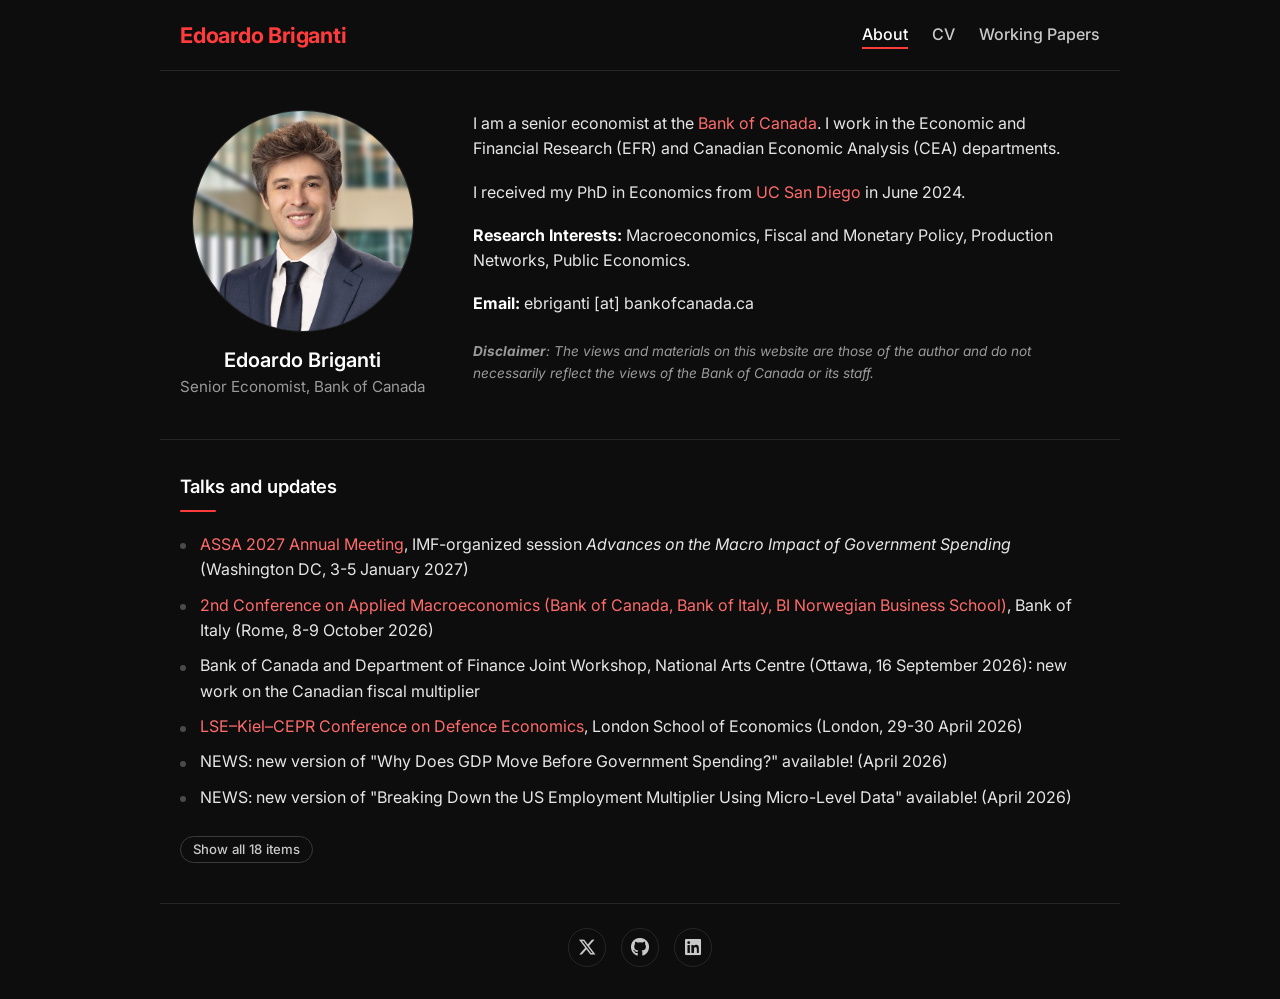
<file: index.html>
<!DOCTYPE html>
<html lang="en">
<head>
  <meta charset="utf-8">
  <title>Edoardo Briganti</title>

  <!-- SEO & Social -->
  <meta name="description" content="Academic and personal site for Edoardo Briganti">
  <meta name="keywords" content="Edoardo Briganti, Economics, Econ, PhD, Bank of Canada, UC San Diego, UCSD">
  <meta name="author" content="Edoardo Briganti">
  <meta property="og:locale" content="en_US">
  <meta property="og:site_name" content="Edoardo Briganti">
  <meta property="og:title" content="Edoardo Briganti">
  <meta property="og:url" content="https://EdoardoBriganti.github.io/">
  <link rel="canonical" href="https://EdoardoBriganti.github.io/">
  <meta name="google-site-verification" content="R56vC2v8g0utuulH2hdp9sBxIi3bMKkQWEliYLd8qBU">

  <meta name="viewport" content="width=device-width, initial-scale=1">

  <!-- Favicon -->
  <link rel="icon" href="/favicon.ico" sizes="32x32">
  <link rel="icon" href="/favicon.svg" type="image/svg+xml">
  <link rel="apple-touch-icon" href="/apple-touch-icon.png">

  <!-- Google Analytics (gtag.js) -->
  <script async src="https://www.googletagmanager.com/gtag/js?id=G-3FJ8LKLVZT"></script>
  <script>
    window.dataLayer = window.dataLayer || [];
    function gtag(){ dataLayer.push(arguments); }
    gtag('js', new Date());
    gtag('config', 'G-3FJ8LKLVZT');
  </script>

  <!-- Fonts -->
  <link rel="preconnect" href="https://fonts.googleapis.com">
  <link rel="preconnect" href="https://fonts.gstatic.com" crossorigin>
  <link href="https://fonts.googleapis.com/css2?family=Inter:wght@400;500;600;700&display=swap" rel="stylesheet">

  <!-- Font Awesome (brands + solid) -->
  <link
    rel="stylesheet"
    href="https://cdnjs.cloudflare.com/ajax/libs/font-awesome/6.4.0/css/all.min.css"
    integrity="sha512-iecdLmaskl7CVkqkXNQ/ZH/XLlvWZOJyj7Yy7tcenmpD1ypASozpmT/E0iPtmFIB46ZmdtAc9eNBvH0H/ZpiBw=="
    crossorigin="anonymous"
    referrerpolicy="no-referrer"
  />

  <!-- Site stylesheet (shared with /research/) -->
  <link rel="stylesheet" href="/style.css">
</head>
<body>
  <header class="container site-header">
    <div class="site-title">
      <a href="/">Edoardo Briganti</a>
    </div>
    <nav aria-label="Main">
      <ul>
        <li><a href="/" aria-current="page">About</a></li>
        <li><a href="/Edoardo_Briganti_Resume.pdf" target="_blank" rel="noopener">CV</a></li>
        <li><a href="/research/">Working Papers</a></li>
      </ul>
    </nav>
  </header>

  <main class="container splash">
    <div class="profile">
      <div class="profile-pic">
        <!-- <img src="/img/professional_headshot.jpg" alt="Edoardo Briganti"> -->
        <img src="/img/bank_of_canada.jpg" alt="Edoardo Briganti" width="600" height="600">
      </div>
      <div class="profile-details">
        <h1>Edoardo Briganti</h1>
        <p>Senior Economist, Bank of Canada</p>
      </div>
    </div>

    <div class="bio">
      <p>I am a senior economist at the <a href="https://www.bankofcanada.ca/" target="_blank" rel="noopener">Bank of Canada</a>.
         I work in the Economic and Financial Research (EFR) and Canadian Economic Analysis (CEA) departments.</p>

      <p>I received my PhD in Economics from <a href="https://economics.ucsd.edu" target="_blank" rel="noopener">UC San Diego</a> in June 2024.</p>

      <p><strong>Research Interests:</strong> Macroeconomics, Fiscal and Monetary Policy, Production Networks, Public Economics.</p>

      <p><strong>Email:</strong> ebriganti [at] bankofcanada.ca</p>

      <p class="disclaimer"><strong>Disclaimer</strong>: The views and materials on this website are those of the author and do not necessarily reflect the views of the Bank of Canada or its staff.</p>
    </div>
  </main>

  <section class="container updates">
    <h2 class="section-title">Talks and updates</h2>
    <ul>
      <li> <a href="https://www.aeaweb.org/conference/2027/preliminary/1180" target="_blank" rel="noopener">
        ASSA 2027 Annual Meeting</a>, IMF-organized session <em>Advances on the Macro Impact of Government Spending</em> (Washington DC, 3-5 January 2027) </li>
      <li> <a href="https://www.bancaditalia.it/media/notizie/2026/Call_for_papers_2026_applied-macroeconomics.pdf?language_id=1" target="_blank" rel="noopener">
        2nd Conference on Applied Macroeconomics (Bank of Canada, Bank of Italy, BI Norwegian Business School)</a>, Bank of Italy (Rome, 8-9 October 2026)</li>
      <li> Bank of Canada and Department of Finance Joint Workshop, National Arts Centre (Ottawa, 16 September 2026): new work on the Canadian fiscal multiplier</li>
      <li><a href="https://cepr.org/system/files/2026-04/LSE-Kiel-CEPR%20Defence%20Conference%202026%20Programme_0.pdf" target="_blank" rel="noopener">LSE–Kiel–CEPR Conference on Defence Economics</a>, London School of Economics (London, 29-30 April 2026)</li>
      <li> NEWS: new version of "Why Does GDP Move Before Government Spending?" available! (April 2026) </li>
      <li> NEWS: new version of "Breaking Down the US Employment Multiplier Using Micro-Level Data" available!  (April 2026) </li>
      <li> <a href="https://safe-frankfurt.de/news-media/events/event-view/3rd-international-conference-on-the-climate-macro-finance-interface-3cmfi.html" target="_blank" rel="noopener">3rd International Conference on the Climate-Macro-Finance Interface</a>, Goethe University (Frankfurt, 23-24 March 2026) </li>
      <li> Brown Bag Seminar, Catholic University (Milan, 8 January 2026) </li>
      <li> Brown Bag Seminar, Bicocca University (Milan, 16 December 2025) </li>
      <li> Brown Bag Seminar, Bocconi University (Milan, 12 December 2025) </li>
      <li> NEWS: new version of <a href="https://edoardobriganti.github.io/research/procurement_firms_paper.pdf" target="_blank" rel="noopener">Breaking Down the US Employment Multiplier Using Micro-Level Data</a> available! (August 2025)</li>
      <li><a href="https://www.nber.org/conferences/fiscal-dynamics-state-and-local-governments-fall-2025" target="_blank" rel="noopener">NBER: Fiscal Dynamics of State and Local Government</a> (Cambridge, MA, 11-12 September 2025)</li>
      <li><a href="https://www.bancaditalia.it/media/agenda/2025-09-04_xxiii-banca-d-italia-public-finance-workshop/" target="_blank" rel="noopener">XXIII Bank of Italy Public Finance Workshop</a> (Rome, 4-5 September 2025)</li>
      <li><a href="https://sites.google.com/view/iaae2025" target="_blank" rel="noopener">IAAE 2025 Annual Meeting</a> (Turin, 25-27 June 2025)</li>
      <li> Brown Bag Seminar, Bank of Canada (Ottawa, 20 June 2025)</li>
      <li>Chaired the <em>Fiscal Policy and the Business Cycle Session</em> at the 2025 <a href="https://www.economics.ca/resources/Documents/pdf/CEA%20Programme%20Archive/CEA2025.pdf" target="_blank" rel="noopener">Annual Meeting of the Canadian Economic Association</a>. Invited speakers: <a href="https://sites.google.com/view/noratraum" target="_blank" rel="noopener">Nora Traum</a> and <a href="https://www.yinxixie.com/" target="_blank" rel="noopener">Yinxi Xie</a>. (Montreal, 29-31 May 2025)</li>
      <li><a href="https://www.kansascityfed.org/events/2025-midwest-macroeconomics-meeting/" target="_blank" rel="noopener">Midwest Macro</a> (Fed of Kansas City, 16-18 May 2025)</li>
      <li><a href="https://www.bcb.gov.br/en/about/events/75" target="_blank" rel="noopener">Banco Central do Brasil Annual Conference</a> (Brasilia, 14-16 May 2025)</li>
    </ul>
    <button id="updates-toggle" class="btn btn-muted" type="button" hidden aria-expanded="false"><span>Show all</span></button>
  </section>

  <footer class="container site-footer">
    <ul class="social-icons">
      <li>
        <a href="https://twitter.com/EBriganti_bdv" target="_blank" rel="noopener">
          <i class="fa-brands fa-x-twitter fa-fw" aria-hidden="true"></i>
          <span class="sr-only">X (Twitter)</span>
        </a>
      </li>
      <li>
        <a href="https://github.com/EdoardoBriganti" target="_blank" rel="noopener">
          <i class="fa-brands fa-github fa-fw" aria-hidden="true"></i>
          <span class="sr-only">GitHub</span>
        </a>
      </li>
      <li>
        <a href="https://www.linkedin.com/in/edoardo-briganti-2b48b2108/" target="_blank" rel="noopener">
          <i class="fa-brands fa-linkedin fa-fw" aria-hidden="true"></i>
          <span class="sr-only">LinkedIn</span>
        </a>
      </li>
    </ul>
  </footer>

  <script>
    (function () {
      var section = document.querySelector('.updates');
      var button = document.getElementById('updates-toggle');
      var total = section.querySelectorAll('li').length;
      var shown = 6;
      if (total <= shown) { return; }
      section.classList.add('collapsible');
      button.hidden = false;
      button.querySelector('span').textContent = 'Show all ' + total + ' items';
      button.addEventListener('click', function () {
        var expanded = section.classList.toggle('expanded');
        button.setAttribute('aria-expanded', String(expanded));
        button.querySelector('span').textContent = expanded ? 'Show fewer' : 'Show all ' + total + ' items';
      });
    })();
  </script>
</body>
</html>
</file>
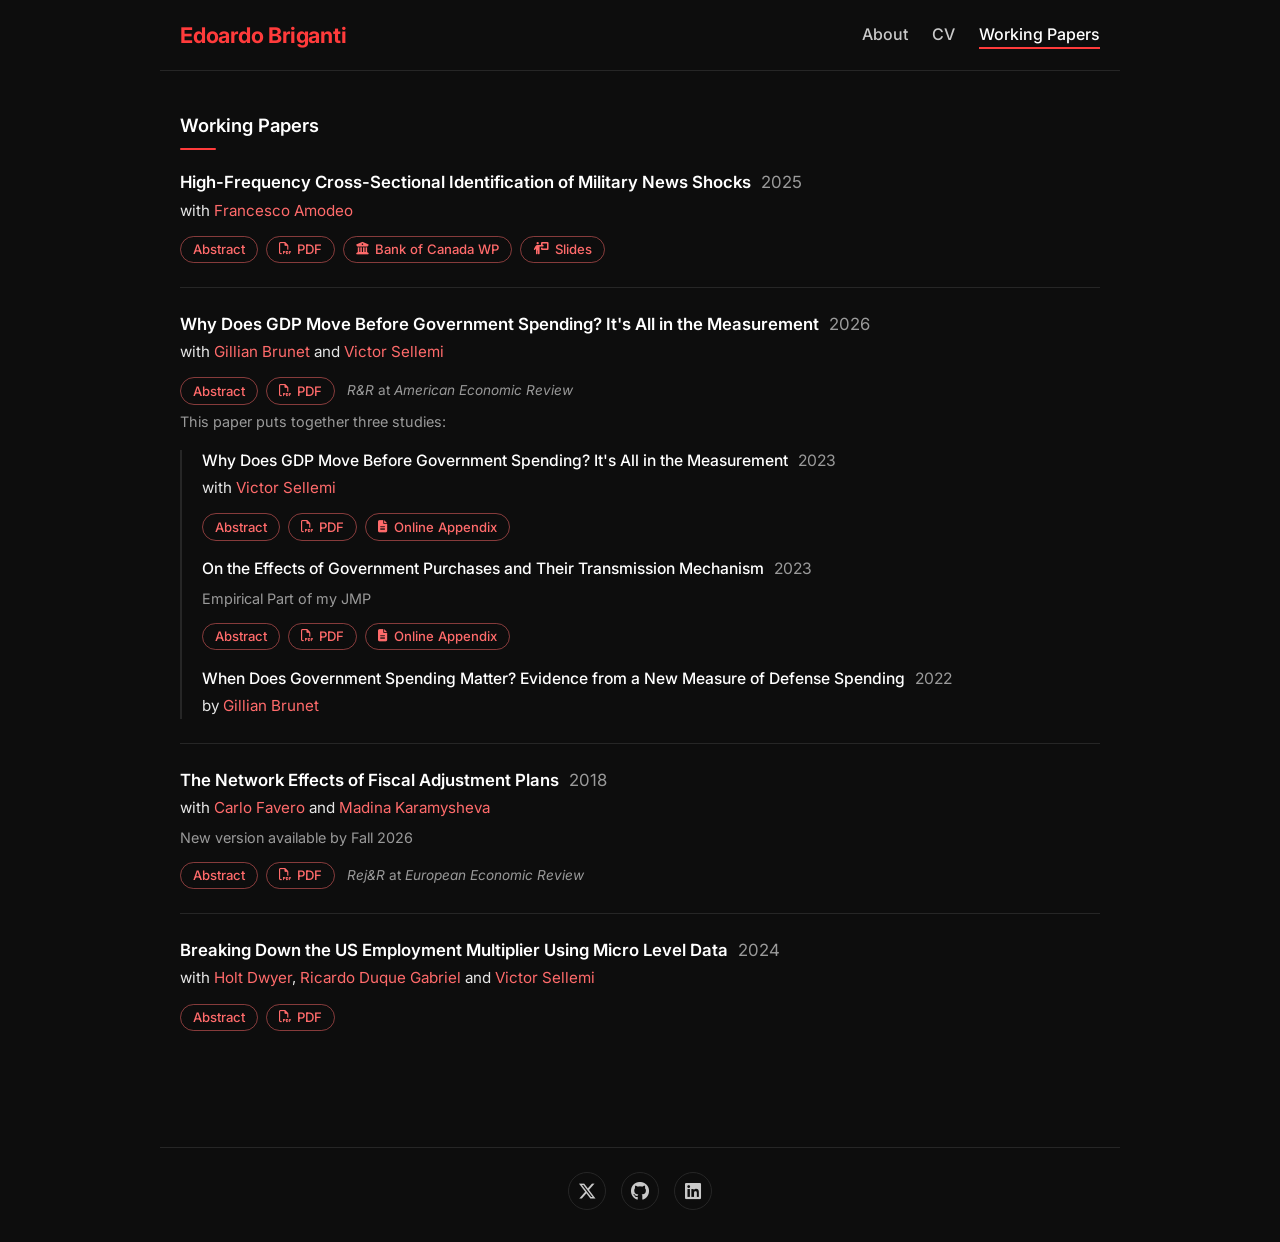
<file: research/index.html>
<!DOCTYPE html>
<html lang="en">
<head>
  <meta charset="utf-8">
  <title>Edoardo Briganti – Research</title>
  <meta name="description" content="Research page for Edoardo Briganti">
  <meta name="author" content="Edoardo Briganti">
  <meta name="viewport" content="width=device-width, initial-scale=1">

  <!-- Favicon -->
  <link rel="icon" href="/favicon.ico" sizes="32x32">
  <link rel="icon" href="/favicon.svg" type="image/svg+xml">
  <link rel="apple-touch-icon" href="/apple-touch-icon.png">

  <!-- Google Analytics (gtag.js) -->
  <script async src="https://www.googletagmanager.com/gtag/js?id=G-3FJ8LKLVZT"></script>
  <script>
    window.dataLayer = window.dataLayer || [];
    function gtag(){ dataLayer.push(arguments); }
    gtag('js', new Date());
    gtag('config', 'G-3FJ8LKLVZT');
  </script>

  <!-- Fonts -->
  <link rel="preconnect" href="https://fonts.googleapis.com">
  <link rel="preconnect" href="https://fonts.gstatic.com" crossorigin>
  <link href="https://fonts.googleapis.com/css2?family=Inter:wght@400;500;600;700&display=swap" rel="stylesheet">

  <!-- Font Awesome (brands + solid) -->
  <link
    rel="stylesheet"
    href="https://cdnjs.cloudflare.com/ajax/libs/font-awesome/6.4.0/css/all.min.css"
    integrity="sha512-iecdLmaskl7CVkqkXNQ/ZH/XLlvWZOJyj7Yy7tcenmpD1ypASozpmT/E0iPtmFIB46ZmdtAc9eNBvH0H/ZpiBw=="
    crossorigin="anonymous"
    referrerpolicy="no-referrer"
  />

  <!-- Site stylesheet (shared with the home page) -->
  <link rel="stylesheet" href="/style.css">
</head>
<body>
  <header class="container site-header">
    <div class="site-title">
      <a href="/">Edoardo Briganti</a>
    </div>
    <nav aria-label="Main">
      <ul>
        <li><a href="/">About</a></li>
        <li><a href="/Edoardo_Briganti_Resume.pdf" target="_blank" rel="noopener">CV</a></li>
        <li><a href="/research/" aria-current="page">Working Papers</a></li>
      </ul>
    </nav>
  </header>

  <main class="container research">
    <h1 class="section-title">Working Papers</h1>
    <ul class="paper-list">

      <li class="paper">
        <h2 class="paper-title">High-Frequency Cross-Sectional Identification of Military News Shocks <span class="year">2025</span></h2>
        <p class="paper-authors">with <a href="https://www.francescoamodeo.com/">Francesco Amodeo</a></p>
        <div class="paper-links">
          <button class="btn" type="button" aria-expanded="false" aria-controls="abstract-6" onclick="toggleAbstract(this)"><span>Abstract</span></button>
          <a class="btn" href="https://EdoardoBriganti.github.io/research/hfxs_military_news.pdf" target="_blank" rel="noopener"><i class="fa-regular fa-file-pdf" aria-hidden="true"></i>PDF</a>
          <a class="btn" href="https://www.bankofcanada.ca/2025/10/staff-working-paper-2025-27/" target="_blank" rel="noopener"><i class="fa-solid fa-building-columns" aria-hidden="true"></i>Bank of Canada WP</a>
          <a class="btn" href="https://EdoardoBriganti.github.io/research/hfxs_military_news_slides.pdf" target="_blank" rel="noopener"><i class="fa-solid fa-person-chalkboard" aria-hidden="true"></i>Slides</a>
        </div>
        <div id="abstract-6" class="abstract" hidden>
          <p>This study develops a two-step procedure to identify and quantify fiscal news shocks. First, we
            augment a narrative identification strategy using Large Language Model searches to compile events
            (2001&ndash;2023) that altered the expected path of U.S. defense expenditure. Second, for each
            event, we estimate market-implied shifts in expected defense spending with cross-sectional
            regressions of contractors&rsquo; stock returns on their reliance on military revenues. We show that
            this approach statistically validates each event, quantifies each shock in an intuitive,
            model-consistent fashion, and readily generalizes to other macroeconomic contexts. Employing the
            estimated shocks in a shift-share analysis yields a two-year MSA-level GDP multiplier of
            approximately 1 for U.S. military build-ups.</p>
        </div>
      </li>

      <li class="paper">
        <h2 class="paper-title">Why Does GDP Move Before Government Spending? It's All in the Measurement <span class="year">2026</span></h2>
        <p class="paper-authors">with <a href="https://sites.google.com/site/gillianmbrunet/">Gillian Brunet</a> and <a href="https://victorsellemi.com">Victor Sellemi</a></p>
        <div class="paper-links">
          <button class="btn" type="button" aria-expanded="false" aria-controls="abstract-1" onclick="toggleAbstract(this)"><span>Abstract</span></button>
          <a class="btn" href="https://EdoardoBriganti.github.io/research/measurement_delays.pdf" target="_blank" rel="noopener"><i class="fa-regular fa-file-pdf" aria-hidden="true"></i>PDF</a>
          <span class="status"><em>R&amp;R</em> at <em>American Economic Review</em></span>
        </div>
        <div id="abstract-1" class="abstract" hidden>
          <p>We show that aggregate time series estimates of the fiscal multiplier are systematically biased
            downwards due to features of National income accounting (NIPA). New military spending first
            enters GDP as private inventory investment rather than government purchases, so NIPA innovations
            in government spending are delayed, a measurement problem distinct from fiscal foresight. We use
            budget data and military contracts to build an alternative measure of defense spending, which
            leads NIPA government spending by 3-4 quarters. We find an accounting-corrected multiplier&mdash;output
            per dollar that will ultimately be spent&mdash;of 1.2 on impact and 1 in the medium run.</p>
        </div>
        <p class="paper-note">This paper puts together three studies:</p>
        <ul class="subpapers">
          <li class="paper">
            <h3 class="paper-title">Why Does GDP Move Before Government Spending? It's All in the Measurement <span class="year">2023</span></h3>
            <p class="paper-authors">with <a href="https://victorsellemi.com">Victor Sellemi</a></p>
            <div class="paper-links">
              <button class="btn" type="button" aria-expanded="false" aria-controls="abstract-2" onclick="toggleAbstract(this)"><span>Abstract</span></button>
              <a class="btn" href="https://EdoardoBriganti.github.io/research/paper_draft_MAR2023_whydoesgdp.pdf" target="_blank" rel="noopener"><i class="fa-regular fa-file-pdf" aria-hidden="true"></i>PDF</a>
              <a class="btn" href="https://EdoardoBriganti.github.io/research/paper_draft_MAR2023_whydoesgdp_appendix.pdf" target="_blank" rel="noopener"><i class="fa-solid fa-file-lines" aria-hidden="true"></i>Online Appendix</a>
            </div>
            <div id="abstract-2" class="abstract" hidden>
              <p>We find that the early impact of defense news shocks on GDP is due to a rise in business inventories, as contractors ramp up production for new defense contracts. These contracts do not affect government spending (G) until payment-on-delivery, which occurs 2-3 quarters later. Novel data on defense procurement obligations reveals that contract awards Granger-cause shocks to G identified via Cholesky decomposition, but not defense news shocks. We show that Cholesky shocks to G miss early changes in inventories, and thus result in lower multiplier estimates relative to defense news shocks.</p>
            </div>
          </li>

          <li class="paper">
            <h3 class="paper-title">On the Effects of Government Purchases and Their Transmission Mechanism <span class="year">2023</span></h3>
            <p class="paper-note">Empirical Part of my JMP</p>
            <div class="paper-links">
              <button class="btn" type="button" aria-expanded="false" aria-controls="abstract-3" onclick="toggleAbstract(this)"><span>Abstract</span></button>
              <a class="btn" href="https://EdoardoBriganti.github.io/research/edoardo_briganti_JMP.pdf" target="_blank" rel="noopener"><i class="fa-regular fa-file-pdf" aria-hidden="true"></i>PDF</a>
              <a class="btn" href="https://EdoardoBriganti.github.io/research/edoardo_briganti_JMP_appendix.pdf" target="_blank" rel="noopener"><i class="fa-solid fa-file-lines" aria-hidden="true"></i>Online Appendix</a>
            </div>
            <div id="abstract-3" class="abstract" hidden>
              <p>I use novel data on defense contracts to study the effects of government purchases in the US and develop new stylized facts about their transmission mechanism. My methodology leverages the construction of a new quarterly series of US military prime contracts, available from 1947:1. Defense contracts: (i) are exogenous to output fluctuations; (ii) retain statistical power and robustness across various samples; (iii) accurately measure the timing of the shocks; and (iv) obviate the need for narrative analysis. My findings indicate that a positive shock to defense contracts, ordered first in a VAR, bolsters output, inventories, non-durable-plus-service consumption, hours worked, employment, labor earnings, disposable income, the price-cost markup, the product-wage, and labor productivity. I argue that the observed gains in labor productivity stem from &ldquo;learning-by-doing,&rdquo; a feature particularly relevant to the production of military items. Further, leveraging a two-sector RBC model, I demonstrate that the learning-by-doing induced productivity enhancements in the manufacturing sector suffice to increase aggregate consumption, rationalizing the VAR evidence.</p>
            </div>
          </li>

          <li class="paper">
            <h3 class="paper-title">When Does Government Spending Matter? Evidence from a New Measure of Defense Spending <span class="year">2022</span></h3>
            <p class="paper-authors">by <a href="https://sites.google.com/site/gillianmbrunet/">Gillian Brunet</a></p>
          </li>
        </ul>
      </li>

      <li class="paper">
        <h2 class="paper-title">The Network Effects of Fiscal Adjustment Plans <span class="year">2018</span></h2>
        <p class="paper-authors">with <a href="https://faculty.unibocconi.eu/carloambrogiofavero/">Carlo Favero</a> and <a href="http://madinakaramysheva.com/">Madina Karamysheva</a></p>
        <p class="paper-note">New version available by Fall 2026</p>
        <div class="paper-links">
          <button class="btn" type="button" aria-expanded="false" aria-controls="abstract-4" onclick="toggleAbstract(this)"><span>Abstract</span></button>
          <a class="btn" href="https://EdoardoBriganti.github.io/research/network_effects_fiscal_plans.pdf" target="_blank" rel="noopener"><i class="fa-regular fa-file-pdf" aria-hidden="true"></i>PDF</a>
          <span class="status"><em>Rej&amp;R</em> at <em>European Economic Review</em></span>
        </div>
        <div id="abstract-4" class="abstract" hidden>
          <p>We investigate the effects of fiscal consolidations in the United States and their propagation through the
            production network. Using a narrative approach, we identify exogenous fiscal adjustments and employ a spatial
            autoregression (SAR) model to separate the total effects of these adjustments into direct and network components.
            Our analysis reveals that tax-based consolidations have a more pronounced recessionary impact than
            expenditure-based ones, with approximately 27% of the total effect of tax-based consolidations attributable
            to network spillovers, compared to 11% for expenditure-based plans. A quarter of this difference in their
            total output effect is attributable to the stronger network propagation of tax increases compared to
            government spending cuts.</p>
        </div>
      </li>

      <li class="paper">
        <h2 class="paper-title">Breaking Down the US Employment Multiplier Using Micro Level Data <span class="year">2024</span></h2>
        <p class="paper-authors">with <a href="https://holtdwyer.com/">Holt Dwyer</a>, <a href="https://www.ricardoduquegabriel.com/">Ricardo Duque Gabriel</a> and <a href="https://victorsellemi.com">Victor Sellemi</a></p>
        <div class="paper-links">
          <button class="btn" type="button" aria-expanded="false" aria-controls="abstract-5" onclick="toggleAbstract(this)"><span>Abstract</span></button>
          <a class="btn" href="https://EdoardoBriganti.github.io/research/procurement_firms_paper.pdf" target="_blank" rel="noopener"><i class="fa-regular fa-file-pdf" aria-hidden="true"></i>PDF</a>
          <!-- <a class="btn" href="https://EdoardoBriganti.github.io/research/procurement_firms_online_appendix.pdf" target="_blank" rel="noopener"><i class="fa-solid fa-file-lines" aria-hidden="true"></i>Online Appendix</a> -->
        </div>
        <div id="abstract-5" class="abstract" hidden>
          <p>Using newly matched U.S. defense contract and restricted administrative employment data, we show that the regional
            employment effects of defense procurement are costly, concentrated, and slow to diffuse. Employment gains are
            initially driven by large existing contractors and come at a high cost of approximately $290,000 per job-year,
            well above benchmark estimates in the fiscal policy literature. Non-contractors are crowded out on impact, but
            positive spillovers emerge gradually and account for more than half of regional employment gains by the third year.
            A newly identified set of unanticipated contracts reveals persistent employment gains at recipient establishments,
            but these account for only about 18% of contractor job creation within one year, with the remainder arising through
            indirect channels within contractor networks.</p>
        </div>
      </li>

    </ul>

    <!-- Dormant Projects section, commented out 2026-11-19. Its PDF link was already disabled: keep it disabled on restore.
    <h2 class="section-title">Dormant Projects</h2>
    <ul class="paper-list">
      <li class="paper">
        <h3 class="paper-title">Heterogeneous Effects of PIT Shocks: a Regional Approach</h3>
        <p class="paper-authors">with <a href="https://carlosgoes.com">Carlos Goes</a> and <a href="https://victorsellemi.com">Victor Sellemi</a></p>
        <div class="paper-links">
          <button class="btn" type="button" aria-expanded="false" aria-controls="abstract-7" onclick="toggleAbstract(this)"><span>Abstract</span></button>
          [disabled] <a class="btn" href="https://EdoardoBriganti.github.io/research/pit_shocks_regional.pdf" target="_blank" rel="noopener"><i class="fa-regular fa-file-pdf" aria-hidden="true"></i>PDF</a>
        </div>
        <div id="abstract-7" class="abstract" hidden>
          <p>We construct regional income distributions using &ldquo;Generalized Pareto Interpolation&rdquo; and use them to build
            region-specific personal income tax (PIT) shocks. We examine the regional effects of the tax cuts enacted
            during the Bush and Trump administrations, as well as the tax increase on top-income earners during the
            Obama administration.</p>
        </div>
      </li>
    </ul>
    -->
  </main>

  <footer class="container site-footer">
    <ul class="social-icons">
      <li>
        <a href="https://twitter.com/EBriganti_bdv" target="_blank" rel="noopener">
          <i class="fa-brands fa-x-twitter fa-fw" aria-hidden="true"></i>
          <span class="sr-only">X (Twitter)</span>
        </a>
      </li>
      <li>
        <a href="https://github.com/EdoardoBriganti" target="_blank" rel="noopener">
          <i class="fa-brands fa-github fa-fw" aria-hidden="true"></i>
          <span class="sr-only">GitHub</span>
        </a>
      </li>
      <li>
        <a href="https://www.linkedin.com/in/edoardo-briganti-2b48b2108/" target="_blank" rel="noopener">
          <i class="fa-brands fa-linkedin fa-fw" aria-hidden="true"></i>
          <span class="sr-only">LinkedIn</span>
        </a>
      </li>
    </ul>
  </footer>

  <script>
    function toggleAbstract(button) {
      var panel = document.getElementById(button.getAttribute('aria-controls'));
      var opening = panel.hidden;
      panel.hidden = !opening;
      button.setAttribute('aria-expanded', String(opening));
      button.querySelector('span').textContent = opening ? 'Hide abstract' : 'Abstract';
    }
  </script>
</body>
</html>
</file>
<file: style.css>
/* Edoardo Briganti — shared site stylesheet (index.html and research/index.html) */

:root {
  --bg: #0d0d0d;
  --fg: #e6e6e6;
  --fg-strong: #ffffff;
  --muted: #9a9a9a;
  --rule: #262626;
  --red: #ff3b3b;                          /* brand accent: site title, section bars, nav underline, focus ring */
  --link: #ff6b6b;                         /* text links and pills: lighter tint so ClearType draws full-weight glyphs on black (7:1) */
  --link-soft: rgba(255, 107, 107, 0.14);
  --link-border: rgba(255, 107, 107, 0.5);
}

/* Reset & base */
*, *::before, *::after { margin: 0; padding: 0; box-sizing: border-box; }
html { -webkit-text-size-adjust: 100%; }
body {
  background: var(--bg);
  color: var(--fg);
  font-family: Inter, -apple-system, BlinkMacSystemFont, "Segoe UI", Roboto, Helvetica, Arial, sans-serif;
  font-size: 16px;
  line-height: 1.6;
  -webkit-font-smoothing: antialiased;
}
a { color: var(--link); text-decoration: none; }
a:hover { text-decoration: underline; text-underline-offset: 2px; }
:focus-visible { outline: 2px solid var(--red); outline-offset: 2px; }
strong { color: var(--fg-strong); }

/* Layout */
.container { max-width: 960px; margin: 0 auto; padding-left: 1.25rem; padding-right: 1.25rem; }

/* Header & nav */
.site-header {
  display: flex; flex-wrap: wrap; align-items: center; justify-content: space-between;
  gap: 0.5rem 1.5rem;
  padding-top: 1.1rem; padding-bottom: 1.1rem;
  border-bottom: 1px solid var(--rule);
}
.site-title a { font-size: 1.35rem; font-weight: 700; color: var(--red); letter-spacing: -0.01em; }
.site-title a:hover { text-decoration: none; }
nav ul { list-style: none; display: flex; flex-wrap: wrap; gap: 1.5rem; }
nav a { color: #c9c9c9; font-weight: 500; padding: 0.2rem 0; border-bottom: 2px solid transparent; }
nav a:hover { color: var(--fg-strong); text-decoration: none; }
nav a[aria-current="page"] { color: var(--fg-strong); border-bottom-color: var(--red); }

/* Section headings: short red bar underneath */
.section-title { font-size: 1.15rem; font-weight: 600; color: var(--fg-strong); margin-bottom: 1.25rem; }
.section-title::after { content: ""; display: block; width: 2.25rem; height: 2px; background: var(--red); margin-top: 0.5rem; border-radius: 1px; }

/* Pill buttons (PDF, Slides, Abstract, Show all) */
.btn {
  display: inline-flex; align-items: center; gap: 0.4rem;
  padding: 0.22rem 0.75rem;
  border: 1px solid var(--link-border); border-radius: 999px;
  background: transparent; color: var(--link);
  font: inherit; font-size: 0.82rem; font-weight: 500; line-height: 1.4;
  cursor: pointer; text-decoration: none;
  transition: background-color 0.15s, border-color 0.15s, color 0.15s;
}
.btn:hover, .btn[aria-expanded="true"] { background: var(--link-soft); border-color: var(--link); text-decoration: none; }
.btn i { font-size: 0.95em; }
.btn-muted { color: #c9c9c9; border-color: #3a3a3a; }
.btn-muted:hover { color: var(--fg-strong); border-color: #6a6a6a; background: rgba(255, 255, 255, 0.05); }

/* Home: profile + bio */
.splash { display: flex; flex-direction: column; align-items: center; gap: 2rem; padding-top: 2.5rem; padding-bottom: 1rem; }
@media (min-width: 768px) { .splash { flex-direction: row; align-items: flex-start; gap: 3rem; } }
.profile { display: flex; flex-direction: column; align-items: center; text-align: center; flex-shrink: 0; }
.profile-pic { width: 220px; height: 220px; border-radius: 50%; overflow: hidden; box-shadow: 0 0 0 1px var(--rule); }
.profile-pic img { display: block; width: 100%; height: 100%; object-fit: cover; object-position: center; }
.profile-details { margin-top: 1rem; }
.profile-details h1 { font-size: 1.25rem; font-weight: 600; color: var(--fg-strong); line-height: 1.3; }
.profile-details p { font-size: 0.95rem; color: var(--muted); margin-top: 0.15rem; }
.bio { max-width: 600px; }
.bio p + p { margin-top: 1.1rem; }
.bio .disclaimer { color: var(--muted); font-size: 0.85rem; font-style: italic; margin-top: 1.5rem; }
.bio .disclaimer strong { color: var(--muted); }

/* Home: talks and updates */
.updates { border-top: 1px solid var(--rule); margin-top: 1.5rem; padding-top: 2rem; padding-bottom: 0.5rem; }
.updates ul { list-style: none; }
.updates li { position: relative; padding-left: 1.25rem; margin-bottom: 0.6rem; }
.updates li::before { content: ""; position: absolute; left: 0; top: 0.72em; width: 6px; height: 6px; border-radius: 50%; background: #4a4a4a; }
.updates.collapsible:not(.expanded) li:nth-child(n+7) { display: none; }
#updates-toggle { margin-top: 1rem; }

/* Research: paper list */
.research { padding-top: 2.5rem; padding-bottom: 1rem; }
.paper-list { list-style: none; margin-bottom: 2.75rem; }
.paper-list > .paper { padding: 1.5rem 0; }
.paper-list > .paper:first-child { padding-top: 0; }
.paper-list > .paper + .paper { border-top: 1px solid var(--rule); }
.paper-title { font-size: 1.05rem; font-weight: 600; line-height: 1.45; color: var(--fg-strong); }
.paper-title .year { color: var(--muted); font-weight: 400; margin-left: 0.35rem; white-space: nowrap; }
.paper-authors { font-size: 0.95rem; margin-top: 0.25rem; }
.paper-note { font-size: 0.9rem; color: var(--muted); margin-top: 0.35rem; }
.paper-links { display: flex; flex-wrap: wrap; align-items: center; gap: 0.5rem; margin-top: 0.8rem; }
.status { font-size: 0.85rem; color: var(--muted); margin-left: 0.25rem; }
.abstract { margin-top: 0.9rem; padding-left: 1rem; border-left: 2px solid #333; color: #c9c9c9; font-size: 0.92rem; max-width: 72ch; }
.abstract[hidden] { display: none; }
.subpapers { list-style: none; margin-top: 1rem; padding-left: 1.25rem; border-left: 2px solid var(--rule); }
.subpapers .paper + .paper { margin-top: 1.1rem; }
.subpapers .paper-title { font-size: 0.98rem; font-weight: 500; }

/* Footer */
.site-footer { border-top: 1px solid var(--rule); margin-top: 2rem; padding-top: 1.5rem; padding-bottom: 2rem; display: flex; justify-content: center; }
.social-icons { list-style: none; display: flex; gap: 0.9rem; }
.social-icons a {
  display: inline-flex; align-items: center; justify-content: center;
  width: 2.4rem; height: 2.4rem; border-radius: 50%;
  border: 1px solid var(--rule); color: #c9c9c9; font-size: 1.15rem;
  transition: color 0.15s, border-color 0.15s;
}
.social-icons a:hover { color: var(--link); border-color: var(--link-border); text-decoration: none; }

/* Screen-reader only text */
.sr-only { position: absolute; width: 1px; height: 1px; padding: 0; margin: -1px; overflow: hidden; clip: rect(0, 0, 0, 0); border: 0; }
</file>
